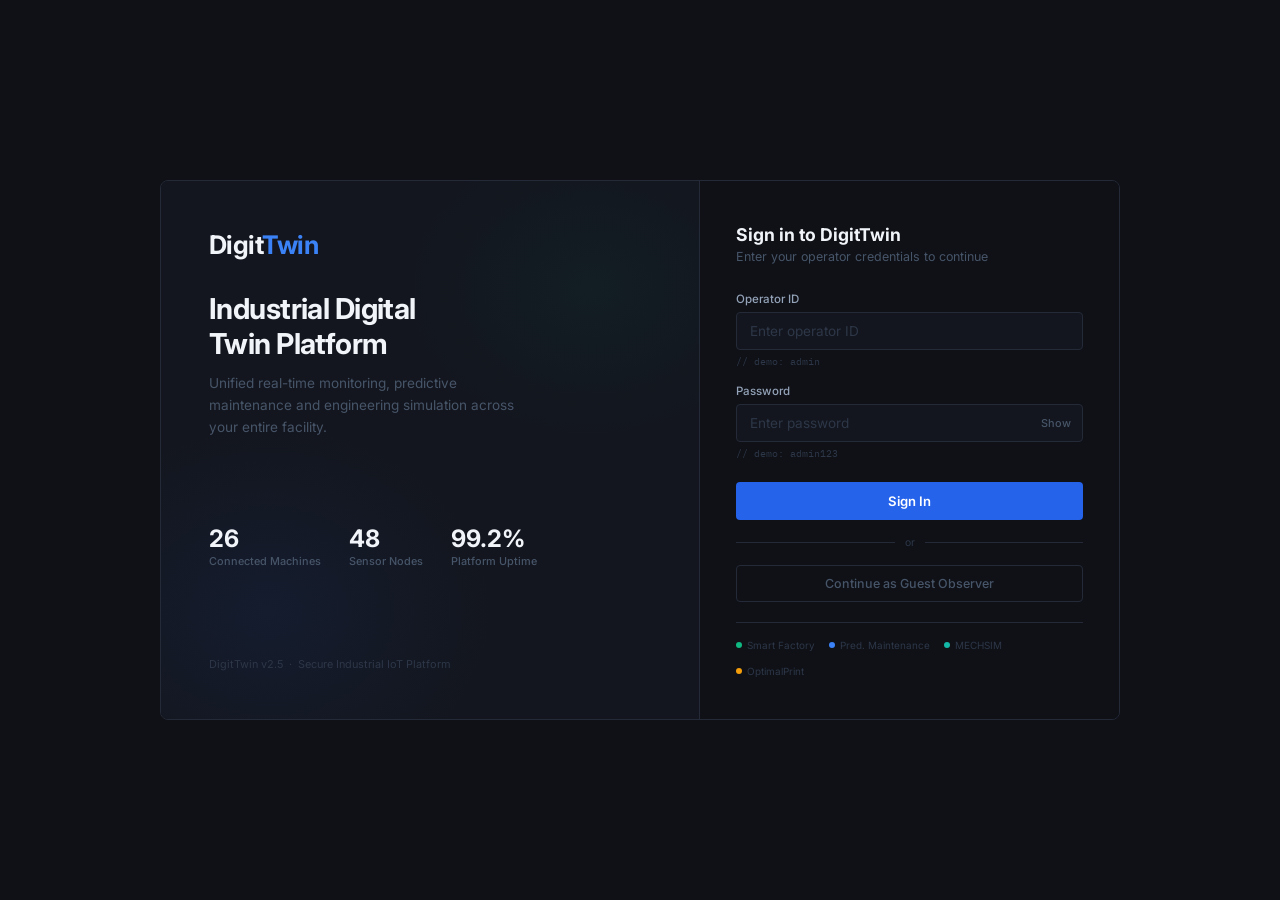
<file: index.html>
<!DOCTYPE html>
<html lang="en">
<head>
  <meta charset="UTF-8">
  <meta name="viewport" content="width=device-width, initial-scale=1.0">
  <title>DigitTwin — Sign In</title>
  <link rel="stylesheet" href="style.css">
  <style>
    body { display:flex; align-items:center; justify-content:center; min-height:100vh; background:var(--bg); }
    .login-shell { display:grid; grid-template-columns:1fr 420px; width:100%; max-width:960px; min-height:540px; border:1px solid var(--border); border-radius:8px; overflow:hidden; }
    .login-left { background:var(--bg2); padding:48px; display:flex; flex-direction:column; justify-content:space-between; position:relative; overflow:hidden; }
    .ll-bg { position:absolute; inset:0; background:radial-gradient(ellipse 60% 50% at 20% 80%, rgba(37,99,235,0.08) 0%, transparent 70%), radial-gradient(ellipse 50% 40% at 80% 20%, rgba(13,148,136,0.06) 0%, transparent 70%); }
    .ll-content { position:relative; z-index:1; }
    .ll-logo { font-size:1.6rem; font-weight:700; color:var(--t1); letter-spacing:-0.02em; margin-bottom:32px; }
    .ll-logo span { color:var(--blue-lt); }
    .ll-heading { font-size:1.8rem; font-weight:700; color:var(--t1); line-height:1.2; margin-bottom:12px; letter-spacing:-0.02em; }
    .ll-desc { font-size:0.85rem; color:var(--t3); line-height:1.6; max-width:320px; }
    .ll-stats { display:flex; gap:28px; position:relative; z-index:1; }
    .ll-stat-val { font-size:1.5rem; font-weight:700; color:var(--t1); line-height:1; margin-bottom:3px; }
    .ll-stat-lbl { font-size:0.68rem; color:var(--t3); font-weight:500; }
    .ll-footer { font-size:0.68rem; color:var(--t4); position:relative; z-index:1; }
    .login-right { background:var(--bg); padding:40px 36px; display:flex; flex-direction:column; justify-content:center; border-left:1px solid var(--border); }
    .lr-title { font-size:1.1rem; font-weight:700; color:var(--t1); margin-bottom:4px; }
    .lr-sub { font-size:0.78rem; color:var(--t3); margin-bottom:28px; }
    .form-field { margin-bottom:16px; }
    .form-label { display:block; font-size:0.72rem; font-weight:500; color:var(--t2); margin-bottom:6px; }
    .form-input { width:100%; padding:10px 13px; background:var(--bg2); border:1px solid var(--border); color:var(--t1); font-family:var(--font); font-size:0.85rem; border-radius:4px; outline:none; transition:border-color 0.15s; }
    .form-input:focus { border-color:var(--blue-lt); box-shadow:0 0 0 3px rgba(37,99,235,0.1); }
    .form-input::placeholder { color:var(--t4); }
    .form-hint { font-size:0.65rem; color:var(--t4); margin-top:4px; font-family:var(--mono); }
    .pw-wrap { position:relative; }
    .pw-toggle { position:absolute; right:12px; top:50%; transform:translateY(-50%); font-size:0.68rem; color:var(--t3); cursor:pointer; font-weight:500; }
    .pw-toggle:hover { color:var(--blue-lt); }
    .login-btn { width:100%; padding:11px; margin-top:6px; background:var(--blue); border:none; color:#fff; font-family:var(--font); font-size:0.82rem; font-weight:600; border-radius:4px; cursor:pointer; transition:background 0.15s; }
    .login-btn:hover { background:#1d4ed8; }
    .divider { display:flex; align-items:center; gap:10px; margin:16px 0; }
    .divider::before, .divider::after { content:''; flex:1; height:1px; background:var(--border); }
    .divider span { font-size:0.65rem; color:var(--t4); }
    .guest-btn { width:100%; padding:10px; background:transparent; border:1px solid var(--border); color:var(--t3); font-family:var(--font); font-size:0.78rem; font-weight:500; border-radius:4px; cursor:pointer; transition:all 0.15s; }
    .guest-btn:hover { border-color:var(--border2); color:var(--t2); background:var(--bg2); }
    .error-box { background:var(--red-glow); border:1px solid rgba(239,68,68,0.3); color:var(--red-lt); font-size:0.75rem; padding:9px 12px; border-radius:4px; margin-bottom:14px; display:none; }
    .error-box.show { display:block; }
    .status-row { display:flex; gap:14px; margin-top:20px; padding-top:16px; border-top:1px solid var(--border); flex-wrap:wrap; }
    .status-item { display:flex; align-items:center; gap:5px; font-size:0.62rem; color:var(--t4); }
  </style>
</head>
<body>
  <div class="login-shell fade-in">
    <div class="login-left">
      <div class="ll-bg"></div>
      <div class="ll-content">
        <div class="ll-logo">Digit<span>Twin</span></div>
        <div>
          <div class="ll-heading">Industrial Digital<br>Twin Platform</div>
          <div class="ll-desc">Unified real-time monitoring, predictive maintenance and engineering simulation across your entire facility.</div>
        </div>
      </div>
      <div class="ll-stats">
        <div><div class="ll-stat-val">26</div><div class="ll-stat-lbl">Connected Machines</div></div>
        <div><div class="ll-stat-val">48</div><div class="ll-stat-lbl">Sensor Nodes</div></div>
        <div><div class="ll-stat-val">99.2%</div><div class="ll-stat-lbl">Platform Uptime</div></div>
      </div>
      <div class="ll-footer">DigitTwin v2.5 &nbsp;·&nbsp; Secure Industrial IoT Platform</div>
    </div>
    <div class="login-right">
      <div class="lr-title">Sign in to DigitTwin</div>
      <div class="lr-sub">Enter your operator credentials to continue</div>
      <div class="error-box" id="errBox">Invalid credentials. Please try again.</div>
      <div class="form-field">
        <label class="form-label" for="uid">Operator ID</label>
        <input class="form-input" type="text" id="uid" placeholder="Enter operator ID" autocomplete="off">
        <div class="form-hint">// demo: admin</div>
      </div>
      <div class="form-field">
        <label class="form-label" for="pwd">Password</label>
        <div class="pw-wrap">
          <input class="form-input" type="password" id="pwd" placeholder="Enter password">
          <span class="pw-toggle" id="pwToggle" onclick="togglePw()">Show</span>
        </div>
        <div class="form-hint">// demo: admin123</div>
      </div>
      <button class="login-btn" onclick="doLogin()">Sign In</button>
      <div class="divider"><span>or</span></div>
      <button class="guest-btn" onclick="guestLogin()">Continue as Guest Observer</button>
      <div class="status-row">
        <div class="status-item"><span class="dot dot-pulse" style="background:var(--green-lt)"></span>Smart Factory</div>
        <div class="status-item"><span class="dot dot-pulse" style="background:var(--blue-lt)"></span>Pred. Maintenance</div>
        <div class="status-item"><span class="dot dot-pulse" style="background:var(--teal-lt)"></span>MECHSIM</div>
        <div class="status-item"><span class="dot dot-pulse" style="background:var(--amber-lt)"></span>OptimalPrint</div>
      </div>
    </div>
  </div>
  <script>
    document.addEventListener('keydown', e => { if(e.key==='Enter') doLogin(); });
    function togglePw() {
      const i=document.getElementById('pwd'), t=document.getElementById('pwToggle');
      i.type=i.type==='password'?'text':'password';
      t.textContent=i.type==='password'?'Show':'Hide';
    }
    function doLogin() {
      const u=document.getElementById('uid').value.trim();
      const p=document.getElementById('pwd').value.trim();
      const btn=document.querySelector('.login-btn');
      const err=document.getElementById('errBox');
      if((u==='admin'&&p==='admin123')||u==='observer'){
        btn.textContent='Signing in…'; btn.style.opacity='0.7';
        setTimeout(()=>window.location.href='loading.html',900);
      } else {
        err.classList.add('show');
        setTimeout(()=>err.classList.remove('show'),3000);
      }
    }
    function guestLogin() {
      document.getElementById('uid').value='observer';
      document.getElementById('pwd').value='guest';
      doLogin();
    }
  </script>
</body>
</html>
</file>
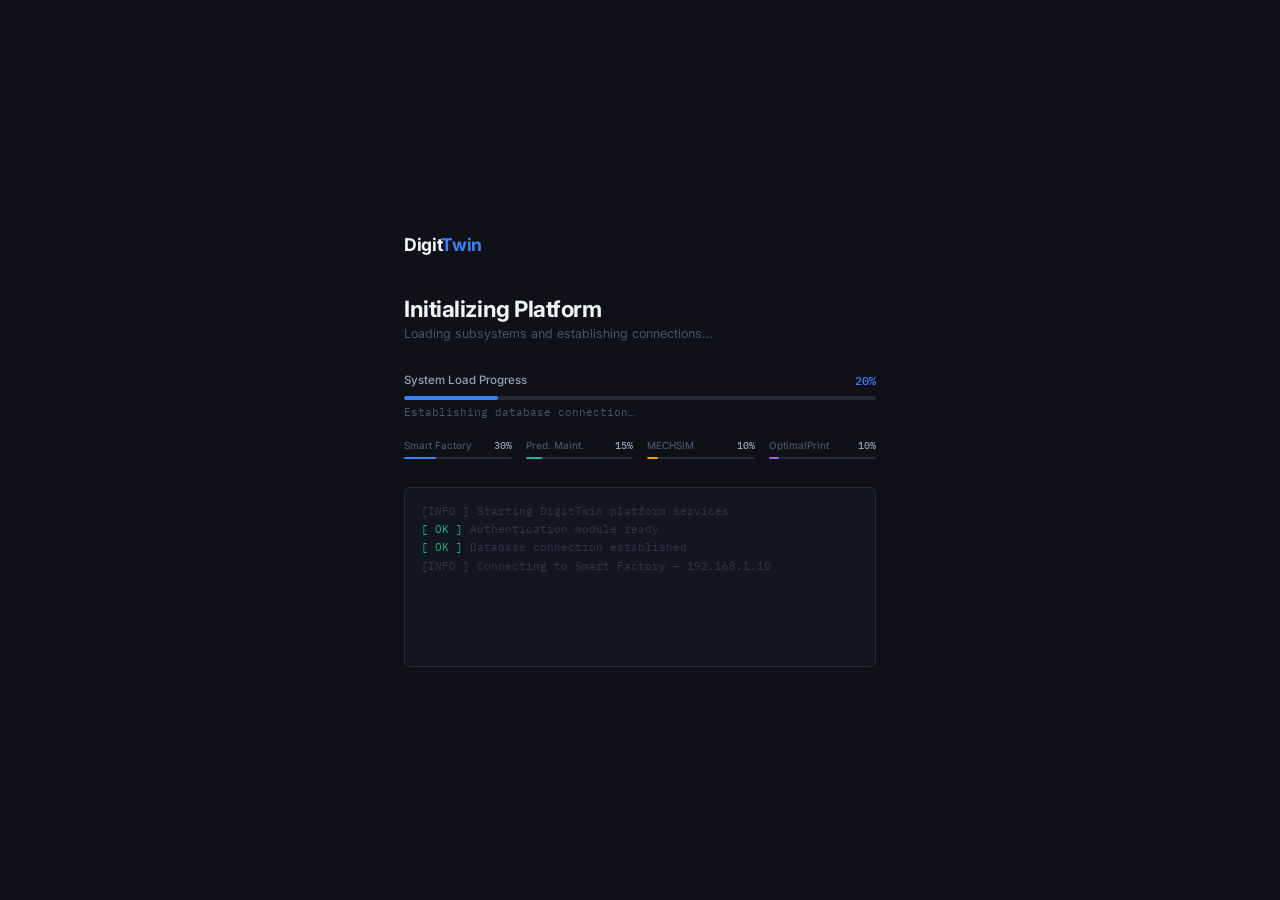
<file: loading.html>
<!DOCTYPE html>
<html lang="en">
<head>
  <meta charset="UTF-8">
  <meta name="viewport" content="width=device-width, initial-scale=1.0">
  <title>DigitTwin — Loading</title>
  <link rel="stylesheet" href="style.css">
  <style>
    body { display:flex; align-items:center; justify-content:center; min-height:100vh; }
    .load-wrap { width:100%; max-width:520px; padding:0 24px; }
    .load-logo { font-size:1.1rem; font-weight:700; color:var(--t1); letter-spacing:-0.02em; margin-bottom:40px; }
    .load-logo span { color:var(--blue-lt); }
    .load-title { font-size:1.4rem; font-weight:700; color:var(--t1); margin-bottom:4px; letter-spacing:-0.02em; }
    .load-sub { font-size:0.78rem; color:var(--t3); margin-bottom:32px; }
    .master-bar-wrap { margin-bottom:6px; }
    .mb-header { display:flex; justify-content:space-between; align-items:center; margin-bottom:8px; }
    .mb-label { font-size:0.72rem; font-weight:500; color:var(--t2); }
    .mb-pct { font-family:var(--mono); font-size:0.72rem; color:var(--blue-lt); font-weight:500; }
    .mb-track { height:4px; background:var(--border); border-radius:2px; overflow:hidden; }
    .mb-fill { height:100%; background:var(--blue-lt); border-radius:2px; width:0%; transition:width 0.4s ease; }
    .mb-task { font-size:0.68rem; color:var(--t3); font-family:var(--mono); margin-top:5px; min-height:1em; }
    .sub-bars { display:grid; grid-template-columns:1fr 1fr 1fr 1fr; gap:14px; margin-top:20px; margin-bottom:28px; }
    .sb-item {}
    .sb-name { font-size:0.62rem; font-weight:500; color:var(--t3); display:flex; justify-content:space-between; margin-bottom:5px; }
    .sb-name span { font-family:var(--mono); color:var(--t2); }
    .sb-track { height:2px; background:var(--border); border-radius:1px; overflow:hidden; }
    .sb-fill { height:100%; border-radius:1px; width:0%; transition:width 0.5s ease; }
    .sf-blue   { background:var(--blue-lt); }
    .sf-teal   { background:var(--teal-lt); }
    .sf-amber  { background:var(--amber-lt); }
    .sf-purple { background:#a855f7; }
    .log-box { background:var(--bg2); border:1px solid var(--border); border-radius:6px; padding:14px 16px; font-family:var(--mono); font-size:0.68rem; line-height:1.7; max-height:180px; overflow:hidden; }
    .log-line { color:var(--t4); opacity:0; transform:translateX(-4px); transition:all 0.3s ease; }
    .log-line.show { opacity:1; transform:none; }
    .log-line.ok   { color:var(--green-lt); }
    .log-line.warn { color:var(--amber-lt); }
    .log-line.info { color:var(--blue-lt); }
  </style>
</head>
<body>
  <div class="load-wrap fade-in">
    <div class="load-logo">Digit<span>Twin</span></div>
    <div class="load-title">Initializing Platform</div>
    <div class="load-sub">Loading subsystems and establishing connections…</div>

    <div class="master-bar-wrap">
      <div class="mb-header">
        <span class="mb-label">System Load Progress</span>
        <span class="mb-pct" id="mbPct">0%</span>
      </div>
      <div class="mb-track"><div class="mb-fill" id="mbFill"></div></div>
      <div class="mb-task" id="mbTask">Initializing…</div>
    </div>

    <div class="sub-bars">
      <div class="sb-item">
        <div class="sb-name">Smart Factory <span id="sf-p">0%</span></div>
        <div class="sb-track"><div class="sb-fill sf-blue" id="sfFill"></div></div>
      </div>
      <div class="sb-item">
        <div class="sb-name">Pred. Maint. <span id="pm-p">0%</span></div>
        <div class="sb-track"><div class="sb-fill sf-teal" id="pmFill"></div></div>
      </div>
      <div class="sb-item">
        <div class="sb-name">MECHSIM <span id="ms-p">0%</span></div>
        <div class="sb-track"><div class="sb-fill sf-amber" id="msFill"></div></div>
      </div>
      <div class="sb-item">
        <div class="sb-name">OptimalPrint <span id="op-p">0%</span></div>
        <div class="sb-track"><div class="sb-fill sf-purple" id="opFill"></div></div>
      </div>
    </div>

    <div class="log-box" id="logBox">
      <div class="log-line" id="l1"><span style="color:var(--t4)">[INFO ]</span> Starting DigitTwin platform services</div>
      <div class="log-line" id="l2"><span style="color:var(--green-lt)">[  OK ]</span> Authentication module ready</div>
      <div class="log-line" id="l3"><span style="color:var(--green-lt)">[  OK ]</span> Database connection established</div>
      <div class="log-line" id="l4"><span style="color:var(--t4)">[INFO ]</span> Connecting to Smart Factory — 192.168.1.10</div>
      <div class="log-line" id="l5"><span style="color:var(--green-lt)">[  OK ]</span> Smart Factory telemetry stream active (48 nodes)</div>
      <div class="log-line" id="l6"><span style="color:var(--t4)">[INFO ]</span> Loading predictive ML models — Isolation Forest v3.2</div>
      <div class="log-line" id="l7"><span style="color:var(--green-lt)">[  OK ]</span> ML models loaded — 96.4% accuracy</div>
      <div class="log-line" id="l8"><span style="color:var(--green-lt)">[  OK ]</span> MECHSIM engineering solver initialized</div>
      <div class="log-line" id="l9"><span style="color:var(--green-lt)">[  OK ]</span> OptimalPrint print scheduler connected</div>
      <div class="log-line" id="l10"><span style="color:var(--amber-lt)">[WARN ]</span> Sensor Node B4 — signal quality degraded (67%)</div>
      <div class="log-line" id="l11"><span style="color:var(--t4)">[INFO ]</span> Rendering 3D digital twin — WebGL context ready</div>
      <div class="log-line" id="l12"><span style="color:var(--green-lt)">[  OK ]</span> All systems nominal — launching dashboard</div>
    </div>
  </div>

  <script>
    const steps = [
      { t:0,    pct:0,   task:'Initializing core…',               sf:0,  pm:0,  ms:0,  op:0  },
      { t:400,  pct:8,   task:'Loading auth module…',             sf:15, pm:5,  ms:5,  op:5  },
      { t:900,  pct:20,  task:'Establishing database connection…', sf:30, pm:15, ms:10, op:10 },
      { t:1400, pct:34,  task:'Connecting to Smart Factory…',      sf:65, pm:25, ms:18, op:15 },
      { t:2000, pct:50,  task:'Loading ML models…',               sf:95, pm:60, ms:28, op:25 },
      { t:2600, pct:63,  task:'Initializing MECHSIM solver…',     sf:100,pm:78, ms:65, op:40 },
      { t:3100, pct:74,  task:'Connecting OptimalPrint…',         sf:100,pm:88, ms:82, op:75 },
      { t:3700, pct:86,  task:'Calibrating sensor network…',      sf:100,pm:96, ms:92, op:95 },
      { t:4300, pct:95,  task:'Rendering 3D twin mesh…',          sf:100,pm:100,ms:100,op:100 },
      { t:4800, pct:100, task:'All systems ready.',               sf:100,pm:100,ms:100,op:100 },
    ];

    const lines = [
      {id:'l1',t:150},{id:'l2',t:500},{id:'l3',t:900},
      {id:'l4',t:1300},{id:'l5',t:1800},{id:'l6',t:2100},
      {id:'l7',t:2700},{id:'l8',t:3000},{id:'l9',t:3200},
      {id:'l10',t:3600},{id:'l11',t:4000},{id:'l12',t:4700}
    ];

    steps.forEach(({t,pct,task,sf,pm,ms,op}) => setTimeout(() => {
      document.getElementById('mbFill').style.width  = pct+'%';
      document.getElementById('mbPct').textContent   = pct+'%';
      document.getElementById('mbTask').textContent  = task;
      document.getElementById('sfFill').style.width  = sf+'%';
      document.getElementById('pmFill').style.width  = pm+'%';
      document.getElementById('msFill').style.width  = ms+'%';
      document.getElementById('opFill').style.width  = op+'%';
      document.getElementById('sf-p').textContent    = sf+'%';
      document.getElementById('pm-p').textContent    = pm+'%';
      document.getElementById('ms-p').textContent    = ms+'%';
      document.getElementById('op-p').textContent    = op+'%';
    }, t));

    lines.forEach(({id,t}) => setTimeout(() => {
      document.getElementById(id)?.classList.add('show');
    }, t));

    setTimeout(() => window.location.href='dashboard.html', 5400);
  </script>
</body>
</html>
</file>
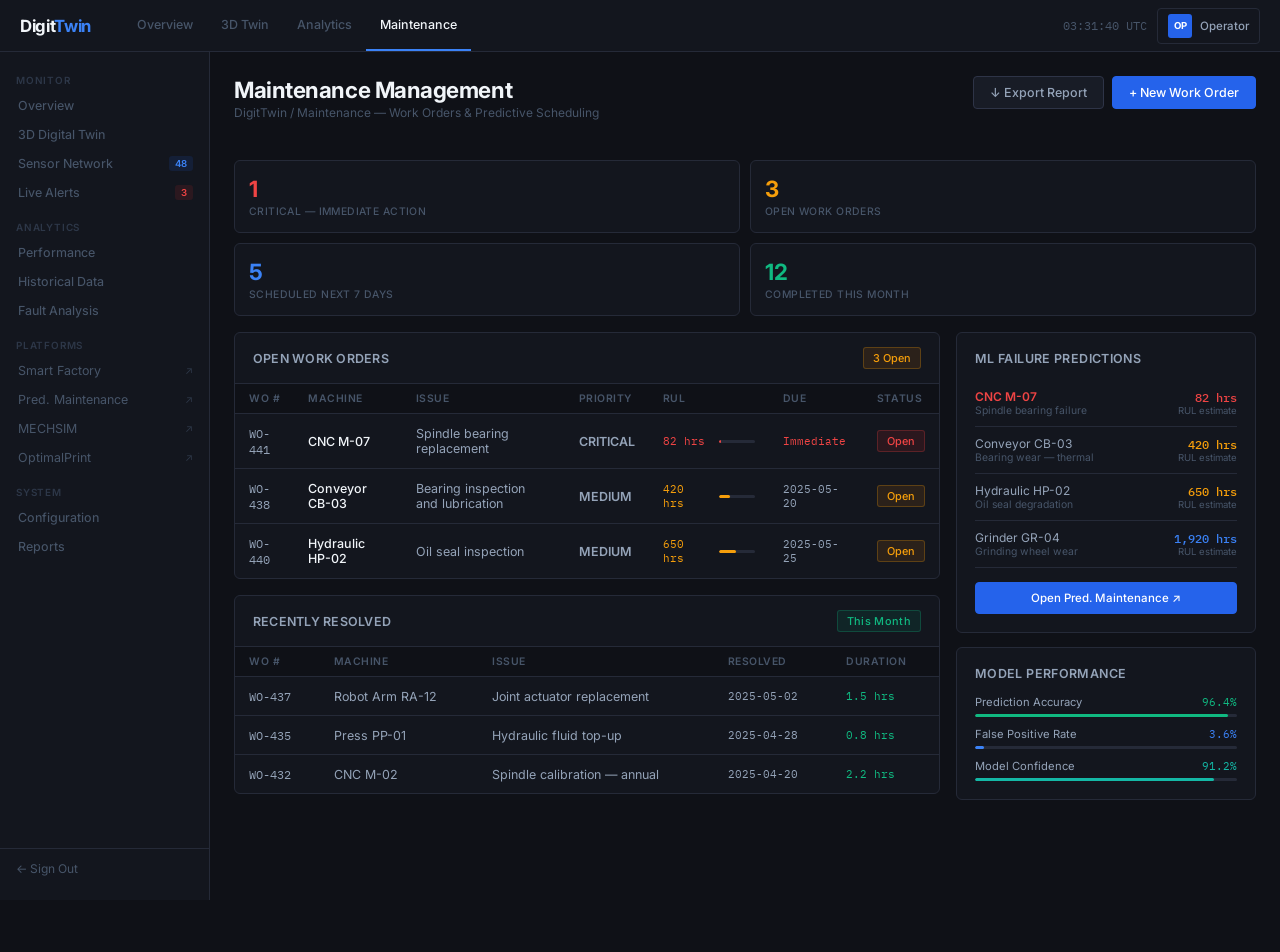
<file: maintenance.html>
<!DOCTYPE html>
<html lang="en">
<head>
  <meta charset="UTF-8"><meta name="viewport" content="width=device-width, initial-scale=1.0">
  <title>DigitTwin — Maintenance</title>
  <link rel="stylesheet" href="style.css">
  <style>
    .maint-grid { display:grid; grid-template-columns:1fr 300px; gap:16px; }
    .wo-table { width:100%; border-collapse:collapse; }
    .wo-table th { font-size:0.65rem; font-weight:600; color:var(--t3); text-transform:uppercase; letter-spacing:0.05em; padding:8px 14px; text-align:left; border-bottom:1px solid var(--border); background:var(--bg); }
    .wo-table td { padding:11px 14px; font-size:0.78rem; color:var(--t2); border-bottom:1px solid var(--border); vertical-align:middle; }
    .wo-table tr:last-child td { border-bottom:none; }
    .wo-table tr:hover td { background:rgba(255,255,255,0.018); }
    .wo-id { font-family:var(--mono); font-size:0.7rem; color:var(--t3); }
    .prio-high{color:var(--red-lt);font-weight:600;font-size:0.72rem;} .prio-med{color:var(--amber-lt);font-weight:600;font-size:0.72rem;} .prio-low{color:var(--green-lt);font-weight:600;font-size:0.72rem;}
    .rul-bar-cell { min-width:120px; }
    .ml-card { background:var(--bg2); border:1px solid var(--border); border-radius:6px; padding:18px; margin-bottom:14px; }
    .ml-title { font-size:0.78rem; font-weight:600; color:var(--t2); text-transform:uppercase; letter-spacing:0.03em; margin-bottom:14px; }
    .ml-item { display:flex; justify-content:space-between; align-items:center; padding:9px 0; border-bottom:1px solid var(--border); }
    .ml-item:last-child { border-bottom:none; }
    .ml-name { font-size:0.75rem; color:var(--t2); }
    .ml-val { font-family:var(--mono); font-size:0.72rem; font-weight:500; }
    .summary-cards { display:grid; grid-template-columns:1fr 1fr; gap:10px; margin-bottom:16px; }
    .sc { background:var(--bg2); border:1px solid var(--border); border-radius:6px; padding:14px; }
    .sc-val { font-size:1.4rem; font-weight:700; letter-spacing:-0.02em; margin-bottom:3px; }
    .sc-lbl { font-size:0.65rem; color:var(--t3); font-weight:500; text-transform:uppercase; letter-spacing:0.04em; }
  </style>
</head>
<body>
<nav class="topnav">
  <div class="nav-logo">Digit<span>Twin</span></div>
  <div class="nav-links">
    <a class="nav-link" href="dashboard.html">Overview</a>
    <a class="nav-link" href="twin.html">3D Twin</a>
    <a class="nav-link" href="analytics.html">Analytics</a>
    <a class="nav-link active" href="maintenance.html">Maintenance</a>
  </div>
  <div class="nav-right">
    <div class="nav-time" id="navClock">--:--:--</div>
    <div class="nav-user"><div class="user-av">OP</div><div class="user-nm">Operator</div></div>
  </div>
</nav>
<nav class="sidenav">
  <div class="side-section">
    <div class="side-label">Monitor</div>
    <a class="side-link" href="dashboard.html">Overview</a>
    <a class="side-link" href="twin.html">3D Digital Twin</a>
    <a class="side-link" href="sensors.html">Sensor Network <span class="side-chip sc-blue">48</span></a>
    <a class="side-link" href="alerts.html">Live Alerts <span class="side-chip sc-red">3</span></a>
  </div>
  <div class="side-section">
    <div class="side-label">Analytics</div>
    <a class="side-link" href="analytics.html">Performance</a>
    <a class="side-link" href="history.html">Historical Data</a>
    <a class="side-link" href="faults.html">Fault Analysis</a>
  </div>
  <div class="side-section">
    <div class="side-label">Platforms</div>
    <a class="side-ext" href="https://factoryonline-production.up.railway.app/" target="_blank">Smart Factory <span class="side-ext-icon">↗</span></a>
    <a class="side-ext" href="https://predictivemaintenance-91fu.onrender.com/" target="_blank">Pred. Maintenance <span class="side-ext-icon">↗</span></a>
    <a class="side-ext" href="https://mechsim.onrender.com/" target="_blank">MECHSIM <span class="side-ext-icon">↗</span></a>
    <a class="side-ext" href="https://optimalprint.onrender.com/" target="_blank">OptimalPrint <span class="side-ext-icon">↗</span></a>
  </div>
  <div class="side-section">
    <div class="side-label">System</div>
    <a class="side-link" href="settings.html">Configuration</a>
    <a class="side-link" href="reports.html">Reports</a>
  </div>
  <div class="side-bottom"><a class="side-logout" href="index.html">← Sign Out</a></div>
</nav>
<main class="main">
  <div style="display:flex;justify-content:space-between;align-items:flex-start;margin-bottom:20px;" class="fade-in">
    <div>
      <div class="page-title">Maintenance Management</div>
      <div class="page-sub">DigitTwin / Maintenance — Work Orders & Predictive Scheduling</div>
    </div>
    <div style="display:flex;gap:8px;">
      <button class="btn">↓ Export Report</button>
      <button class="btn btn-primary">+ New Work Order</button>
    </div>
  </div>
  <div class="summary-cards fade-in d1">
    <div class="sc"><div class="sc-val" style="color:var(--red-lt)">1</div><div class="sc-lbl">Critical — Immediate Action</div></div>
    <div class="sc"><div class="sc-val" style="color:var(--amber-lt)">3</div><div class="sc-lbl">Open Work Orders</div></div>
    <div class="sc"><div class="sc-val" style="color:var(--blue-lt)">5</div><div class="sc-lbl">Scheduled Next 7 Days</div></div>
    <div class="sc"><div class="sc-val" style="color:var(--green-lt)">12</div><div class="sc-lbl">Completed This Month</div></div>
  </div>
  <div class="maint-grid fade-in d2">
    <div>
      <div class="card" style="overflow:hidden;margin-bottom:16px;">
        <div class="card-header"><span class="card-title">Open Work Orders</span><span class="badge-amber">3 Open</span></div>
        <table class="wo-table">
          <thead><tr><th>WO #</th><th>Machine</th><th>Issue</th><th>Priority</th><th>RUL</th><th>Due</th><th>Status</th></tr></thead>
          <tbody>
            <tr><td class="wo-id">WO-441</td><td style="color:var(--t1);font-weight:500">CNC M-07</td><td>Spindle bearing replacement</td><td class="prio-high">CRITICAL</td><td class="rul-bar-cell"><div style="display:flex;align-items:center;gap:8px;"><span style="font-family:var(--mono);font-size:0.7rem;color:var(--red-lt);width:48px">82 hrs</span><div class="progress" style="flex:1"><div class="progress-bar pb-red" style="width:8%"></div></div></div></td><td style="color:var(--red-lt);font-family:var(--mono);font-size:0.7rem">Immediate</td><td><span class="badge-red">Open</span></td></tr>
            <tr><td class="wo-id">WO-438</td><td style="color:var(--t1);font-weight:500">Conveyor CB-03</td><td>Bearing inspection and lubrication</td><td class="prio-med">MEDIUM</td><td class="rul-bar-cell"><div style="display:flex;align-items:center;gap:8px;"><span style="font-family:var(--mono);font-size:0.7rem;color:var(--amber-lt);width:48px">420 hrs</span><div class="progress" style="flex:1"><div class="progress-bar pb-amber" style="width:32%"></div></div></div></td><td style="font-family:var(--mono);font-size:0.7rem;color:var(--t2)">2025-05-20</td><td><span class="badge-amber">Open</span></td></tr>
            <tr><td class="wo-id">WO-440</td><td style="color:var(--t1);font-weight:500">Hydraulic HP-02</td><td>Oil seal inspection</td><td class="prio-med">MEDIUM</td><td class="rul-bar-cell"><div style="display:flex;align-items:center;gap:8px;"><span style="font-family:var(--mono);font-size:0.7rem;color:var(--amber-lt);width:48px">650 hrs</span><div class="progress" style="flex:1"><div class="progress-bar pb-amber" style="width:48%"></div></div></div></td><td style="font-family:var(--mono);font-size:0.7rem;color:var(--t2)">2025-05-25</td><td><span class="badge-amber">Open</span></td></tr>
          </tbody>
        </table>
      </div>
      <div class="card" style="overflow:hidden;">
        <div class="card-header"><span class="card-title">Recently Resolved</span><span class="badge-green">This Month</span></div>
        <table class="wo-table">
          <thead><tr><th>WO #</th><th>Machine</th><th>Issue</th><th>Resolved</th><th>Duration</th></tr></thead>
          <tbody>
            <tr><td class="wo-id">WO-437</td><td>Robot Arm RA-12</td><td>Joint actuator replacement</td><td style="font-family:var(--mono);font-size:0.7rem">2025-05-02</td><td style="font-family:var(--mono);font-size:0.7rem;color:var(--green-lt)">1.5 hrs</td></tr>
            <tr><td class="wo-id">WO-435</td><td>Press PP-01</td><td>Hydraulic fluid top-up</td><td style="font-family:var(--mono);font-size:0.7rem">2025-04-28</td><td style="font-family:var(--mono);font-size:0.7rem;color:var(--green-lt)">0.8 hrs</td></tr>
            <tr><td class="wo-id">WO-432</td><td>CNC M-02</td><td>Spindle calibration — annual</td><td style="font-family:var(--mono);font-size:0.7rem">2025-04-20</td><td style="font-family:var(--mono);font-size:0.7rem;color:var(--green-lt)">2.2 hrs</td></tr>
          </tbody>
        </table>
      </div>
    </div>
    <div>
      <div class="ml-card">
        <div class="ml-title">ML Failure Predictions</div>
        <div class="ml-item"><div><div class="ml-name" style="color:var(--red-lt);font-weight:600">CNC M-07</div><div style="font-size:0.65rem;color:var(--t3)">Spindle bearing failure</div></div><div style="text-align:right;"><div class="ml-val" style="color:var(--red-lt)">82 hrs</div><div style="font-size:0.6rem;color:var(--t3)">RUL estimate</div></div></div>
        <div class="ml-item"><div><div class="ml-name">Conveyor CB-03</div><div style="font-size:0.65rem;color:var(--t3)">Bearing wear — thermal</div></div><div style="text-align:right;"><div class="ml-val" style="color:var(--amber-lt)">420 hrs</div><div style="font-size:0.6rem;color:var(--t3)">RUL estimate</div></div></div>
        <div class="ml-item"><div><div class="ml-name">Hydraulic HP-02</div><div style="font-size:0.65rem;color:var(--t3)">Oil seal degradation</div></div><div style="text-align:right;"><div class="ml-val" style="color:var(--amber-lt)">650 hrs</div><div style="font-size:0.6rem;color:var(--t3)">RUL estimate</div></div></div>
        <div class="ml-item"><div><div class="ml-name">Grinder GR-04</div><div style="font-size:0.65rem;color:var(--t3)">Grinding wheel wear</div></div><div style="text-align:right;"><div class="ml-val" style="color:var(--blue-lt)">1,920 hrs</div><div style="font-size:0.6rem;color:var(--t3)">RUL estimate</div></div></div>
        <div style="margin-top:14px;"><a href="https://predictivemaintenance-91fu.onrender.com/" target="_blank" class="btn btn-primary" style="width:100%;justify-content:center;font-size:0.72rem;">Open Pred. Maintenance ↗</a></div>
      </div>
      <div class="ml-card">
        <div class="ml-title">Model Performance</div>
        <div style="margin-bottom:10px;"><div style="display:flex;justify-content:space-between;margin-bottom:5px;"><span style="font-size:0.7rem;color:var(--t2)">Prediction Accuracy</span><span style="font-family:var(--mono);font-size:0.7rem;color:var(--green-lt)">96.4%</span></div><div class="progress"><div class="progress-bar pb-green" style="width:96.4%"></div></div></div>
        <div style="margin-bottom:10px;"><div style="display:flex;justify-content:space-between;margin-bottom:5px;"><span style="font-size:0.7rem;color:var(--t2)">False Positive Rate</span><span style="font-family:var(--mono);font-size:0.7rem;color:var(--blue-lt)">3.6%</span></div><div class="progress"><div class="progress-bar pb-blue" style="width:3.6%"></div></div></div>
        <div><div style="display:flex;justify-content:space-between;margin-bottom:5px;"><span style="font-size:0.7rem;color:var(--t2)">Model Confidence</span><span style="font-family:var(--mono);font-size:0.7rem;color:var(--teal-lt)">91.2%</span></div><div class="progress"><div class="progress-bar" style="width:91.2%;background:var(--teal-lt)"></div></div></div>
      </div>
    </div>
  </div>
</main>
<script>
  setInterval(()=>document.getElementById('navClock').textContent=new Date().toTimeString().slice(0,8)+' UTC',1000);
</script>
</body>
</html>
</file>
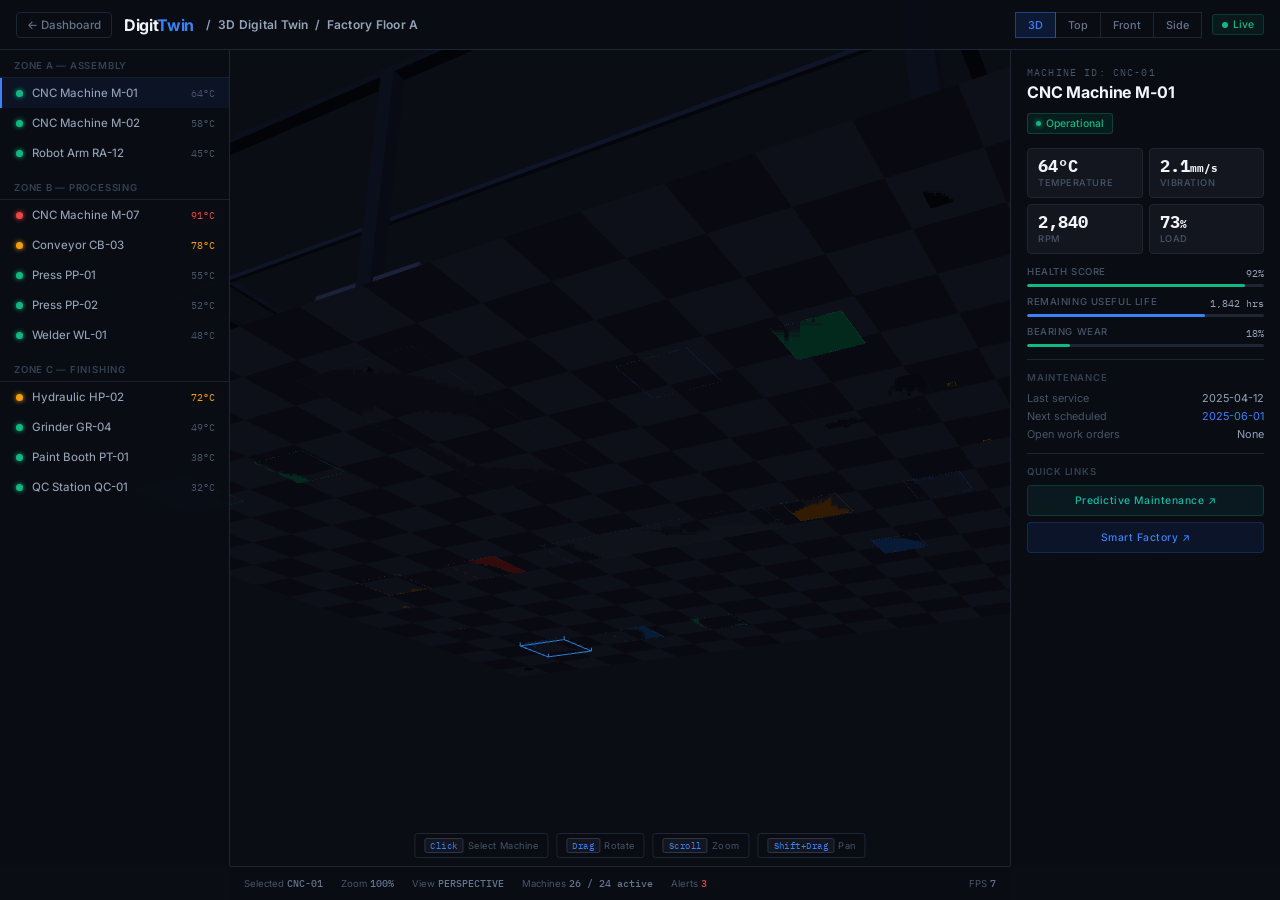
<file: twin.html>
<!DOCTYPE html>
<html lang="en">
<head>
<meta charset="UTF-8">
<meta name="viewport" content="width=device-width, initial-scale=1.0">
<title>DigitTwin — 3D Digital Twin</title>
<link rel="stylesheet" href="style.css">
<style>
* { margin:0; padding:0; box-sizing:border-box; }
body { overflow:hidden; background:#0a0d14; font-family:'Inter',system-ui,sans-serif; }
#c { position:fixed; inset:0; width:100%; height:100%; display:block; z-index:1; cursor:crosshair; }

/* TOP BAR */
.tb { position:fixed; top:0; left:0; right:0; height:50px; background:rgba(10,13,20,0.96); border-bottom:1px solid #1e2535; display:flex; align-items:center; padding:0 16px; gap:12px; z-index:200; }
.tb-back { display:flex; align-items:center; gap:6px; font-size:0.72rem; font-weight:500; color:#64748b; text-decoration:none; padding:5px 10px; border:1px solid #1e2535; border-radius:4px; transition:all 0.15s; }
.tb-back:hover { color:#94a3b8; border-color:#2e3447; }
.tb-logo { font-size:1rem; font-weight:700; color:#f1f5f9; letter-spacing:-0.02em; }
.tb-logo span { color:#3b82f6; }
.tb-title { font-size:0.75rem; font-weight:600; color:#94a3b8; letter-spacing:0.02em; white-space:nowrap; }
.tb-right { margin-left:auto; display:flex; align-items:center; gap:10px; }
.view-btns { display:flex; }
.vb { padding:5px 12px; background:transparent; border:1px solid #1e2535; color:#64748b; font-size:0.68rem; font-weight:500; cursor:pointer; transition:all 0.15s; margin-left:-1px; font-family:inherit; }
.vb:hover { color:#94a3b8; }
.vb.on { background:rgba(37,99,235,0.15); color:#3b82f6; border-color:rgba(59,130,246,0.4); z-index:1; }
.live-pill { display:flex; align-items:center; gap:5px; padding:3px 9px; background:rgba(5,150,105,0.1); border:1px solid rgba(16,185,129,0.2); border-radius:3px; font-size:0.65rem; font-weight:500; color:#10b981; }
.live-dot { width:6px; height:6px; border-radius:50%; background:#10b981; animation:dp 2s infinite; }
@keyframes dp { 0%,100%{opacity:1}50%{opacity:.3} }

/* LEFT PANEL */
.lp { position:fixed; top:50px; left:0; bottom:34px; width:230px; background:rgba(10,13,20,0.94); border-right:1px solid #1e2535; z-index:100; overflow-y:auto; }
.lp::-webkit-scrollbar{width:3px;} .lp::-webkit-scrollbar-thumb{background:#1e2535;border-radius:2px;}
.zone-hd { padding:10px 14px 6px; font-size:0.6rem; font-weight:600; color:#334155; text-transform:uppercase; letter-spacing:0.08em; border-bottom:1px solid #1a2030; }
.mi { display:flex; align-items:center; gap:9px; padding:8px 14px; cursor:pointer; border-left:2px solid transparent; transition:all 0.12s; }
.mi:hover { background:rgba(255,255,255,0.025); }
.mi.sel { background:rgba(37,99,235,0.08); border-left-color:#3b82f6; }
.msd { width:7px; height:7px; border-radius:50%; flex-shrink:0; }
.ok   { background:#10b981; box-shadow:0 0 5px #10b981; }
.warn { background:#f59e0b; box-shadow:0 0 5px #f59e0b; animation:dp 2s infinite; }
.crit { background:#ef4444; box-shadow:0 0 5px #ef4444; animation:dp 1s infinite; }
.mn { font-size:0.72rem; font-weight:450; color:#94a3b8; flex:1; }
.mt { font-size:0.65rem; color:#475569; font-family:'IBM Plex Mono',monospace; }

/* RIGHT PANEL */
.rp { position:fixed; top:50px; right:0; bottom:34px; width:270px; background:rgba(10,13,20,0.94); border-left:1px solid #1e2535; z-index:100; overflow-y:auto; padding:16px; }
.rp::-webkit-scrollbar{width:3px;} .rp::-webkit-scrollbar-thumb{background:#1e2535;border-radius:2px;}
.rp-id { font-size:0.6rem; color:#475569; letter-spacing:0.12em; text-transform:uppercase; margin-bottom:3px; font-family:'IBM Plex Mono',monospace; }
.rp-name { font-size:1rem; font-weight:700; color:#f1f5f9; margin-bottom:8px; letter-spacing:-0.01em; }
.st-badge { display:inline-flex; align-items:center; gap:5px; padding:3px 8px; border-radius:3px; font-size:0.65rem; font-weight:500; margin-bottom:14px; }
.st-ok   { background:rgba(5,150,105,.12); border:1px solid rgba(16,185,129,.25); color:#10b981; }
.st-warn { background:rgba(217,119,6,.12); border:1px solid rgba(245,158,11,.25); color:#f59e0b; }
.st-crit { background:rgba(220,38,38,.12); border:1px solid rgba(239,68,68,.25); color:#ef4444; }
.mg { display:grid; grid-template-columns:1fr 1fr; gap:6px; margin-bottom:12px; }
.mb { background:#13161e; border:1px solid #1e2535; border-radius:4px; padding:9px 10px; transition:border-color 0.3s; }
.mb.flash { border-color:#3b82f6; }
.mv { font-size:1.05rem; font-weight:700; color:#f1f5f9; line-height:1; margin-bottom:2px; font-family:'IBM Plex Mono',monospace; }
.ml { font-size:0.58rem; font-weight:500; color:#475569; text-transform:uppercase; letter-spacing:0.06em; }
.bw { margin-bottom:9px; }
.bh { display:flex; justify-content:space-between; margin-bottom:4px; }
.bl { font-size:0.6rem; font-weight:500; color:#475569; text-transform:uppercase; letter-spacing:0.06em; }
.bv { font-size:0.65rem; color:#94a3b8; font-family:'IBM Plex Mono',monospace; }
.bt { height:3px; background:#1e2535; border-radius:2px; overflow:hidden; }
.bf { height:100%; border-radius:2px; transition:width 0.8s ease; }
.bf-g{background:#10b981;} .bf-b{background:#3b82f6;} .bf-a{background:#f59e0b;} .bf-r{background:#ef4444;}
.sec-title { font-size:0.6rem; font-weight:600; color:#334155; text-transform:uppercase; letter-spacing:0.08em; padding-top:12px; margin-top:12px; border-top:1px solid #1e2535; margin-bottom:8px; }
.info-row { display:flex; justify-content:space-between; font-size:0.68rem; color:#475569; margin-bottom:4px; }
.info-row span { color:#94a3b8; }
.ext-a { display:block; text-align:center; padding:8px; font-size:0.65rem; font-weight:500; letter-spacing:0.05em; text-decoration:none; border-radius:4px; margin-bottom:6px; transition:all 0.15s; }
.ext-pred { background:rgba(13,148,136,.1); border:1px solid rgba(20,184,166,.2); color:#14b8a6; }
.ext-pred:hover { background:rgba(13,148,136,.2); }
.ext-sf { background:rgba(37,99,235,.1); border:1px solid rgba(59,130,246,.2); color:#3b82f6; }
.ext-sf:hover { background:rgba(37,99,235,.2); }

/* CLICK TOOLTIP — floats near cursor */
.tooltip3d {
  position:fixed; z-index:300; pointer-events:none;
  background:rgba(10,13,20,0.95); border:1px solid #2e3447;
  border-radius:5px; padding:8px 12px; font-size:0.72rem;
  color:#f1f5f9; font-family:'Inter',sans-serif;
  box-shadow:0 4px 20px rgba(0,0,0,0.4);
  opacity:0; transition:opacity 0.2s;
  white-space:nowrap; min-width:160px;
}
.tooltip3d.show { opacity:1; }
.tt-name { font-weight:700; margin-bottom:4px; font-size:0.78rem; }
.tt-row { display:flex; justify-content:space-between; gap:16px; font-size:0.65rem; color:#94a3b8; margin-bottom:2px; }
.tt-row span { color:#f1f5f9; font-family:'IBM Plex Mono',monospace; }
.tt-status { margin-top:5px; font-size:0.6rem; font-weight:600; padding:2px 6px; border-radius:3px; display:inline-block; }
.tt-ok   { background:rgba(5,150,105,.15); color:#10b981; }
.tt-warn { background:rgba(217,119,6,.15);  color:#f59e0b; }
.tt-crit { background:rgba(220,38,38,.15);  color:#ef4444; }

/* CLICK RIPPLE */
.ripple {
  position:fixed; pointer-events:none; z-index:299;
  width:40px; height:40px; border-radius:50%;
  border:2px solid #3b82f6; transform:translate(-50%,-50%) scale(0);
  animation:rippleAnim 0.5s ease-out forwards;
}
@keyframes rippleAnim {
  0%  { transform:translate(-50%,-50%) scale(0); opacity:1; }
  100%{ transform:translate(-50%,-50%) scale(2.5); opacity:0; }
}

/* BOTTOM BAR */
.bb { position:fixed; bottom:0; left:230px; right:270px; height:34px; background:rgba(10,13,20,0.96); border-top:1px solid #1e2535; display:flex; align-items:center; padding:0 14px; gap:18px; z-index:200; }
.bs { font-size:0.6rem; color:#475569; }
.bs b { color:#64748b; font-weight:500; font-family:'IBM Plex Mono',monospace; }
.bs-r b { color:#ef4444; }

/* CONTROLS HINT */
.ch { position:fixed; bottom:42px; left:50%; transform:translateX(-50%); display:flex; gap:8px; z-index:150; pointer-events:none; }
.ck { display:flex; align-items:center; gap:4px; background:rgba(10,13,20,0.88); border:1px solid #1e2535; padding:4px 9px; border-radius:3px; font-size:0.58rem; color:#475569; letter-spacing:0.05em; }
.ck kbd { background:#13161e; border:1px solid #2e3447; padding:1px 5px; border-radius:2px; font-size:0.55rem; color:#3b82f6; font-family:'IBM Plex Mono',monospace; }

/* HOVER CURSOR LABEL */
.hover-label {
  position:fixed; z-index:299; pointer-events:none;
  background:rgba(10,13,20,0.9); border:1px solid #1e2535;
  border-radius:3px; padding:4px 8px;
  font-size:0.65rem; color:#94a3b8; font-family:'Inter',sans-serif;
  opacity:0; transition:opacity 0.15s; white-space:nowrap;
}
.hover-label.show { opacity:1; }
</style>
</head>
<body>
<canvas id="c"></canvas>

<!-- FLOATING TOOLTIP -->
<div class="tooltip3d" id="tt">
  <div class="tt-name" id="ttName">—</div>
  <div class="tt-row">Temp <span id="ttTemp">—</span></div>
  <div class="tt-row">Vibration <span id="ttVib">—</span></div>
  <div class="tt-row">Load <span id="ttLoad">—</span></div>
  <div class="tt-row">Health <span id="ttHealth">—</span></div>
  <div class="tt-status" id="ttSt">—</div>
</div>

<!-- HOVER LABEL -->
<div class="hover-label" id="hoverLabel"></div>

<!-- TOP BAR -->
<div class="tb">
  <a href="dashboard.html" class="tb-back">← Dashboard</a>
  <div class="tb-logo">Digit<span>Twin</span></div>
  <div class="tb-title">/ &nbsp;3D Digital Twin &nbsp;/ &nbsp;Factory Floor A</div>
  <div class="tb-right">
    <div class="view-btns">
      <button class="vb on"  onclick="snapView('persp',this)">3D</button>
      <button class="vb"     onclick="snapView('top',this)">Top</button>
      <button class="vb"     onclick="snapView('front',this)">Front</button>
      <button class="vb"     onclick="snapView('side',this)">Side</button>
    </div>
    <div class="live-pill"><div class="live-dot"></div>Live</div>
  </div>
</div>

<!-- LEFT PANEL -->
<div class="lp">
  <div class="zone-hd">Zone A — Assembly</div>
  <div class="mi sel" id="li-CNC-01" onclick="pickFromList(this,'CNC-01')"><div class="msd ok"></div><div class="mn">CNC Machine M-01</div><div class="mt">64°C</div></div>
  <div class="mi" id="li-CNC-02"     onclick="pickFromList(this,'CNC-02')"><div class="msd ok"></div><div class="mn">CNC Machine M-02</div><div class="mt">58°C</div></div>
  <div class="mi" id="li-RA-12"      onclick="pickFromList(this,'RA-12')" ><div class="msd ok"></div><div class="mn">Robot Arm RA-12</div><div class="mt">45°C</div></div>
  <div class="zone-hd" style="margin-top:4px">Zone B — Processing</div>
  <div class="mi" id="li-M-07"  onclick="pickFromList(this,'M-07')" ><div class="msd crit"></div><div class="mn">CNC Machine M-07</div><div class="mt" style="color:#ef4444">91°C</div></div>
  <div class="mi" id="li-CB-03" onclick="pickFromList(this,'CB-03')"><div class="msd warn"></div><div class="mn">Conveyor CB-03</div><div class="mt" style="color:#f59e0b">78°C</div></div>
  <div class="mi" id="li-PP-01" onclick="pickFromList(this,'PP-01')"><div class="msd ok"></div><div class="mn">Press PP-01</div><div class="mt">55°C</div></div>
  <div class="mi" id="li-PP-02" onclick="pickFromList(this,'PP-02')"><div class="msd ok"></div><div class="mn">Press PP-02</div><div class="mt">52°C</div></div>
  <div class="mi" id="li-WL-01" onclick="pickFromList(this,'WL-01')"><div class="msd ok"></div><div class="mn">Welder WL-01</div><div class="mt">48°C</div></div>
  <div class="zone-hd" style="margin-top:4px">Zone C — Finishing</div>
  <div class="mi" id="li-HP-02" onclick="pickFromList(this,'HP-02')"><div class="msd warn"></div><div class="mn">Hydraulic HP-02</div><div class="mt" style="color:#f59e0b">72°C</div></div>
  <div class="mi" id="li-GR-04" onclick="pickFromList(this,'GR-04')"><div class="msd ok"></div><div class="mn">Grinder GR-04</div><div class="mt">49°C</div></div>
  <div class="mi" id="li-PT-01" onclick="pickFromList(this,'PT-01')"><div class="msd ok"></div><div class="mn">Paint Booth PT-01</div><div class="mt">38°C</div></div>
  <div class="mi" id="li-QC-01" onclick="pickFromList(this,'QC-01')"><div class="msd ok"></div><div class="mn">QC Station QC-01</div><div class="mt">32°C</div></div>
</div>

<!-- RIGHT PANEL -->
<div class="rp">
  <div class="rp-id"   id="rpId">MACHINE ID: CNC-01</div>
  <div class="rp-name" id="rpName">CNC Machine M-01</div>
  <div class="st-badge st-ok" id="rpSt"><div class="msd ok" style="width:5px;height:5px"></div>Operational</div>
  <div class="mg">
    <div class="mb" id="mb-temp"><div class="mv" id="rpTemp">64°C</div><div class="ml">Temperature</div></div>
    <div class="mb" id="mb-vib"><div class="mv" id="rpVib">2.1<span style="font-size:.7rem">mm/s</span></div><div class="ml">Vibration</div></div>
    <div class="mb" id="mb-rpm"><div class="mv" id="rpRpm">2,840</div><div class="ml">RPM</div></div>
    <div class="mb" id="mb-load"><div class="mv" id="rpLoad">73<span style="font-size:.7rem">%</span></div><div class="ml">Load</div></div>
  </div>
  <div class="bw">
    <div class="bh"><span class="bl">Health Score</span><span class="bv" id="rpHv">92%</span></div>
    <div class="bt"><div class="bf bf-g" id="rpHb" style="width:92%"></div></div>
  </div>
  <div class="bw">
    <div class="bh"><span class="bl">Remaining Useful Life</span><span class="bv" id="rpRv">1,842 hrs</span></div>
    <div class="bt"><div class="bf bf-b" id="rpRb" style="width:75%"></div></div>
  </div>
  <div class="bw">
    <div class="bh"><span class="bl">Bearing Wear</span><span class="bv" id="rpWv">18%</span></div>
    <div class="bt"><div class="bf bf-g" id="rpWb" style="width:18%"></div></div>
  </div>
  <div class="sec-title">Maintenance</div>
  <div class="info-row">Last service <span id="rpLast">2025-04-12</span></div>
  <div class="info-row">Next scheduled <span id="rpNext" style="color:#3b82f6">2025-06-01</span></div>
  <div class="info-row">Open work orders <span id="rpWo">None</span></div>
  <div class="sec-title">Quick Links</div>
  <a href="https://predictivemaintenance-91fu.onrender.com/" target="_blank" class="ext-a ext-pred">Predictive Maintenance ↗</a>
  <a href="https://factoryonline-production.up.railway.app/"  target="_blank" class="ext-a ext-sf">Smart Factory ↗</a>
</div>

<!-- CONTROLS -->
<div class="ch">
  <div class="ck"><kbd>Click</kbd>Select Machine</div>
  <div class="ck"><kbd>Drag</kbd>Rotate</div>
  <div class="ck"><kbd>Scroll</kbd>Zoom</div>
  <div class="ck"><kbd>Shift+Drag</kbd>Pan</div>
</div>

<!-- BOTTOM BAR -->
<div class="bb">
  <div class="bs">Selected <b id="bbSel">CNC-01</b></div>
  <div class="bs">Zoom <b id="bbZoom">100%</b></div>
  <div class="bs">View <b id="bbView">PERSPECTIVE</b></div>
  <div class="bs">Machines <b>26 / 24 active</b></div>
  <div class="bs bs-r">Alerts <b>3</b></div>
  <div class="bs" style="margin-left:auto">FPS <b id="bbFps">--</b></div>
</div>

<script>
// ── MACHINE DATA ──────────────────────────────────────────────
const MD = {
  'CNC-01':{ name:'CNC Machine M-01', st:'ok',   temp:'64°C', vib:'2.1',  rpm:'2,840', load:'73', h:92,rl:75,w:18, rv:'1,842 hrs',wc:'bf-g',hc:'bf-g',last:'2025-04-12',next:'2025-06-01',wo:'None' },
  'CNC-02':{ name:'CNC Machine M-02', st:'ok',   temp:'58°C', vib:'1.8',  rpm:'2,910', load:'68', h:95,rl:82,w:12, rv:'2,100 hrs',wc:'bf-g',hc:'bf-g',last:'2025-03-20',next:'2025-06-15',wo:'None' },
  'RA-12': { name:'Robot Arm RA-12',  st:'ok',   temp:'45°C', vib:'0.4',  rpm:'180',   load:'42', h:98,rl:91,w:5,  rv:'3,200 hrs',wc:'bf-g',hc:'bf-g',last:'2025-04-01',next:'2025-07-01',wo:'None' },
  'M-07':  { name:'CNC Machine M-07', st:'crit', temp:'91°C', vib:'12.4', rpm:'3,100', load:'98', h:31,rl:12,w:78, rv:'82 hrs',   wc:'bf-r',hc:'bf-r',last:'2025-02-10',next:'IMMEDIATE',  wo:'WO-441 OPEN' },
  'CB-03': { name:'Conveyor CB-03',   st:'warn', temp:'78°C', vib:'5.2',  rpm:'450',   load:'87', h:62,rl:28,w:45, rv:'420 hrs',  wc:'bf-a',hc:'bf-a',last:'2025-03-05',next:'2025-05-20',wo:'WO-438' },
  'PP-01': { name:'Press PP-01',      st:'ok',   temp:'55°C', vib:'3.1',  rpm:'60',    load:'55', h:88,rl:65,w:22, rv:'1,550 hrs',wc:'bf-g',hc:'bf-g',last:'2025-04-08',next:'2025-06-20',wo:'None' },
  'PP-02': { name:'Press PP-02',      st:'ok',   temp:'52°C', vib:'2.8',  rpm:'60',    load:'51', h:91,rl:70,w:18, rv:'1,700 hrs',wc:'bf-g',hc:'bf-g',last:'2025-04-10',next:'2025-06-25',wo:'None' },
  'WL-01': { name:'Welder WL-01',     st:'ok',   temp:'48°C', vib:'1.2',  rpm:'0',     load:'44', h:94,rl:80,w:10, rv:'2,400 hrs',wc:'bf-g',hc:'bf-g',last:'2025-03-28',next:'2025-07-05',wo:'None' },
  'HP-02': { name:'Hydraulic HP-02',  st:'warn', temp:'72°C', vib:'4.8',  rpm:'1,200', load:'82', h:71,rl:40,w:38, rv:'650 hrs',  wc:'bf-a',hc:'bf-a',last:'2025-03-15',next:'2025-05-25',wo:'WO-440' },
  'GR-04': { name:'Grinder GR-04',    st:'ok',   temp:'49°C', vib:'2.6',  rpm:'1,800', load:'61', h:90,rl:70,w:15, rv:'1,920 hrs',wc:'bf-g',hc:'bf-g',last:'2025-04-05',next:'2025-07-01',wo:'None' },
  'PT-01': { name:'Paint Booth PT-01',st:'ok',   temp:'38°C', vib:'0.8',  rpm:'200',   load:'35', h:96,rl:88,w:8,  rv:'2,800 hrs',wc:'bf-g',hc:'bf-g',last:'2025-04-15',next:'2025-08-01',wo:'None' },
  'QC-01': { name:'QC Station QC-01', st:'ok',   temp:'32°C', vib:'0.3',  rpm:'0',     load:'22', h:99,rl:95,w:3,  rv:'4,000 hrs',wc:'bf-g',hc:'bf-g',last:'2025-04-20',next:'2025-09-01',wo:'None' },
};

// ── SELECTED MACHINE STATE ──
let selectedId = 'CNC-01';

function updatePanel(id) {
  const d = MD[id]; if (!d) return;
  selectedId = id;
  document.getElementById('bbSel').textContent = id;

  // Flash metric boxes
  ['mb-temp','mb-vib','mb-rpm','mb-load'].forEach(bid => {
    const el = document.getElementById(bid);
    el.classList.add('flash');
    setTimeout(() => el.classList.remove('flash'), 600);
  });

  document.getElementById('rpId').textContent   = 'MACHINE ID: ' + id;
  document.getElementById('rpName').textContent = d.name;
  const sb = document.getElementById('rpSt');
  const lbl = d.st==='ok'?'Operational':d.st==='warn'?'Warning':'Critical';
  sb.className = 'st-badge st-' + d.st;
  sb.innerHTML = `<div class="msd ${d.st}" style="width:5px;height:5px"></div>${lbl}`;
  document.getElementById('rpTemp').innerHTML = d.temp;
  document.getElementById('rpVib').innerHTML  = d.vib + '<span style="font-size:.7rem">mm/s</span>';
  document.getElementById('rpRpm').textContent = d.rpm;
  document.getElementById('rpLoad').innerHTML = d.load + '<span style="font-size:.7rem">%</span>';
  document.getElementById('rpHv').textContent  = d.h + '%';
  const hb = document.getElementById('rpHb'); hb.style.width = d.h+'%'; hb.className = 'bf '+d.hc;
  document.getElementById('rpRv').textContent  = d.rv;
  document.getElementById('rpRb').style.width  = d.rl+'%';
  document.getElementById('rpWv').textContent  = d.w+'%';
  const wb = document.getElementById('rpWb'); wb.style.width = d.w+'%'; wb.className = 'bf '+d.wc;
  document.getElementById('rpLast').textContent = d.last;
  const nx = document.getElementById('rpNext');
  nx.textContent = d.next; nx.style.color = d.next==='IMMEDIATE'?'#ef4444':'#3b82f6';
  const wo = document.getElementById('rpWo');
  wo.textContent = d.wo; wo.style.color = d.wo==='None'?'#94a3b8':'#f59e0b';

  // Highlight list item
  document.querySelectorAll('.mi').forEach(x => x.classList.remove('sel'));
  const li = document.getElementById('li-'+id);
  if (li) { li.classList.add('sel'); li.scrollIntoView({block:'nearest'}); }
}

function pickFromList(el, id) {
  updatePanel(id);
}

function snapView(mode, btn) {
  document.querySelectorAll('.vb').forEach(b => b.classList.remove('on'));
  btn.classList.add('on');
  if (mode==='persp') { cam.rx=0.42; cam.ry=0.5;  cam.dist=15; cam.px=0; cam.py=0; }
  if (mode==='top')   { cam.rx=-1.56;cam.ry=0;    cam.dist=18; cam.px=0; cam.py=0; }
  if (mode==='front') { cam.rx=0.01; cam.ry=0;    cam.dist=16; cam.px=0; cam.py=0; }
  if (mode==='side')  { cam.rx=0.25; cam.ry=1.57; cam.dist=16; cam.px=0; cam.py=0; }
  document.getElementById('bbView').textContent = mode.toUpperCase();
}

// ── WEBGL SETUP ───────────────────────────────────────────────
const canvas = document.getElementById('c');
const gl = canvas.getContext('webgl') || canvas.getContext('experimental-webgl');
function resize() { canvas.width=window.innerWidth; canvas.height=window.innerHeight; }
resize(); window.addEventListener('resize', resize);

const VS = `attribute vec3 aP;attribute vec3 aC;uniform mat4 uM;varying vec3 vC;void main(){gl_Position=uM*vec4(aP,1.0);vC=aC;}`;
const FS = `precision mediump float;varying vec3 vC;void main(){gl_FragColor=vec4(vC,1.0);}`;
function mkS(src,type){const s=gl.createShader(type);gl.shaderSource(s,src);gl.compileShader(s);return s;}
const prog=gl.createProgram();
gl.attachShader(prog,mkS(VS,gl.VERTEX_SHADER));
gl.attachShader(prog,mkS(FS,gl.FRAGMENT_SHADER));
gl.linkProgram(prog); gl.useProgram(prog);
const locP=gl.getAttribLocation(prog,'aP');
const locC=gl.getAttribLocation(prog,'aC');
const locM=gl.getUniformLocation(prog,'uM');

// ── GEOMETRY ─────────────────────────────────────────────────
const vP=[], vC=[];

// Each clickable machine box stored with bounds for ray casting
const machineBounds = []; // { id, cx,cy,cz, w,h,d }

function box(cx,cy,cz,w,h,d,r,g,b,machineId=null) {
  // Store bounds for clickable machines
  if (machineId) machineBounds.push({id:machineId,cx,cy:cy+h/2,cz,hw:w/2,hh:h/2,hd:d/2});

  const x0=cx-w/2,x1=cx+w/2,y0=cy,y1=cy+h,z0=cz-d/2,z1=cz+d/2;
  const F=[x0,y0,z1,x1,y0,z1,x1,y1,z1,x0,y0,z1,x1,y1,z1,x0,y1,z1,
           x1,y0,z0,x0,y0,z0,x0,y1,z0,x1,y0,z0,x0,y1,z0,x1,y1,z0,
           x0,y0,z0,x0,y0,z1,x0,y1,z1,x0,y0,z0,x0,y1,z1,x0,y1,z0,
           x1,y0,z1,x1,y0,z0,x1,y1,z0,x1,y0,z1,x1,y1,z0,x1,y1,z1,
           x0,y1,z1,x1,y1,z1,x1,y1,z0,x0,y1,z1,x1,y1,z0,x0,y1,z0,
           x0,y0,z0,x1,y0,z0,x1,y0,z1,x0,y0,z0,x1,y0,z1,x0,y0,z1];
  const bri=[0.78,0.62,0.56,0.56,1.0,0.22];
  for(let f=0;f<6;f++){const bv=bri[f];for(let v=0;v<6;v++){const i=(f*6+v)*3;vP.push(F[i],F[i+1],F[i+2]);vC.push(r*bv,g*bv,b*bv);}}
}

// Floor
for(let x=-6;x<6;x+=0.7)for(let z=-6;z<6;z+=0.7){
  vP.push(x,0,z,x+.7,0,z,x,0,z+.7,x+.7,0,z,x+.7,0,z+.7,x,0,z+.7);
  const cv=(Math.round(x/.7)+Math.round(z/.7))%2===0?.052:.036;
  for(let i=0;i<6;i++)vC.push(cv,cv*1.1,cv*1.9);
}

// Structure (no machine IDs — not clickable)
const SC=[0.055,0.075,0.14];
box(-5.5,0,-5.5,.22,3.5,.22,...SC);box(5.5,0,-5.5,.22,3.5,.22,...SC);
box(-5.5,0,5.5,.22,3.5,.22,...SC);box(5.5,0,5.5,.22,3.5,.22,...SC);
box(0,0,-5.5,.18,3.5,.18,...SC);box(0,0,5.5,.18,3.5,.18,...SC);
box(0,3.5,-5.5,12,.08,.16,...SC);box(0,3.5,5.5,12,.08,.16,...SC);
box(0,3.5,0,12,.08,.1,...SC);
box(-5.5,3.5,0,.16,.08,12,...SC);box(5.5,3.5,0,.16,.08,12,...SC);
box(0,3.2,0,10,.06,.3,.1,.12,.22);
box(0,3,-4,10,.06,.06,.08,.1,.2);box(0,3,4,10,.06,.06,.08,.1,.2);
box(-4,3,0,.06,.06,10,.08,.1,.2);

// Safety barriers
box(-4.8,0,-1,.08,.45,.08,.7,.55,0);box(-4.8,0,-2.5,.08,.45,.08,.7,.55,0);
box(-4.8,.35,-1.75,.08,.04,1.5,.7,.55,0);
box(4.8,0,1,.08,.45,.08,.7,.55,0);box(4.8,0,2.5,.08,.45,.08,.7,.55,0);
box(4.8,.35,1.75,.08,.04,1.5,.7,.55,0);

// ── CLICKABLE MACHINES (last arg = machine ID) ──
// Zone A
box(-4,0,-4.2, .8,1.2,.8,  .14,.48,.96, 'CNC-01');
box(-2.4,0,-4.2,.75,.95,.75,.14,.48,.96, 'CNC-02');
box(-.8,0,-4.2, .7,1.5,.7,  .06,.73,.51, 'RA-12');
box(-.8,1.5,-4.2,.1,1,.1,   .06,.73,.51);
box(-.8,2.4,-4.2,.5,.08,.5, .06,.73,.51);

// Zone B
box(-4.2,0,0, .8,1.05,.8, .88,.48,.06, 'HP-02');
box(-2.5,0,0, .8,1.05,.8, .9,.22,.22,  'M-07');
box(-2.5,1.05,0,.82,.12,.82,.9,.15,.15);
box(.3,0,0,   3.2,.2,.9,  .26,.3,.48,  'CB-03');
box(.3,.2,0,  3.2,.06,.9, .3,.34,.55);
box(-1.3,0,-.2,.1,.2,.1,.2,.22,.38);box(-1.3,0,.2,.1,.2,.1,.2,.22,.38);
box(1.9,0,-.2,.1,.2,.1,.2,.22,.38);box(1.9,0,.2,.1,.2,.1,.2,.22,.38);
box(2.5,0,0,  .7,.95,.7,  .88,.48,.06, 'WL-01');
box(4,0,0,    .65,1.1,.65,.14,.48,.96, 'PP-01');
box(3,0,-1.8, .6,1,.6,    .14,.48,.96, 'PP-02');

// Zone C
box(-4,0,4,   .9,.72,.9,  .14,.48,.96, 'GR-04');
box(-2.2,0,4, .7,.9,.7,   .06,.73,.51);
box(0,0,4,    1.4,.4,3.2, .18,.2,.32,  'PT-01');
box(0,.4,4,   1.3,.55,3.1,.14,.16,.28);
box(2.5,0,4,  .75,1.05,.75,.14,.48,.96,'QC-01');
box(4,0,4,    .65,.8,.65, .06,.73,.51);
box(4,0,2.5,  1.2,.08,.8, .12,.14,.26);
box(3.6,0,2.5,.08,.72,.08,.1,.12,.22);box(4.4,0,2.5,.08,.72,.08,.1,.12,.22);
box(3.6,0,2.1,.08,.72,.08,.1,.12,.22);box(4.4,0,2.1,.08,.72,.08,.1,.12,.22);

// Upload to GPU
const bufP=gl.createBuffer();gl.bindBuffer(gl.ARRAY_BUFFER,bufP);gl.bufferData(gl.ARRAY_BUFFER,new Float32Array(vP),gl.STATIC_DRAW);
const bufC=gl.createBuffer();gl.bindBuffer(gl.ARRAY_BUFFER,bufC);gl.bufferData(gl.ARRAY_BUFFER,new Float32Array(vC),gl.STATIC_DRAW);
const NV=vP.length/3;

// ── SELECTION HIGHLIGHT GEOMETRY ─────────────────────────────
// Separate buffers for the highlight outline box drawn over selected machine
const hlProg = gl.createProgram();
const hlVS = `attribute vec3 aP;uniform mat4 uM;void main(){gl_Position=uM*vec4(aP,1.0);}`;
const hlFS = `precision mediump float;uniform vec3 uCol;void main(){gl_FragColor=vec4(uCol,1.0);}`;
function mkS2(src,type){const s=gl.createShader(type);gl.shaderSource(s,src);gl.compileShader(s);return s;}
gl.attachShader(hlProg,mkS2(hlVS,gl.VERTEX_SHADER));
gl.attachShader(hlProg,mkS2(hlFS,gl.FRAGMENT_SHADER));
gl.linkProgram(hlProg);
const hlLocP=gl.getAttribLocation(hlProg,'aP');
const hlLocM=gl.getUniformLocation(hlProg,'uM');
const hlLocC=gl.getUniformLocation(hlProg,'uCol');

// Build wireframe box for highlight
function makeWireBox(cx,cy,cz,w,h,d,pad=0.06){
  const x0=cx-w/2-pad,x1=cx+w/2+pad,y0=cy-pad,y1=cy+h+pad,z0=cz-d/2-pad,z1=cz+d/2+pad;
  return new Float32Array([
    x0,y0,z0, x1,y0,z0, x1,y0,z0, x1,y0,z1, x1,y0,z1, x0,y0,z1, x0,y0,z1, x0,y0,z0,
    x0,y1,z0, x1,y1,z0, x1,y1,z0, x1,y1,z1, x1,y1,z1, x0,y1,z1, x0,y1,z1, x0,y1,z0,
    x0,y0,z0, x0,y1,z0, x1,y0,z0, x1,y1,z0, x1,y0,z1, x1,y1,z1, x0,y0,z1, x0,y1,z1,
  ]);
}
const hlBuf=gl.createBuffer();

// ── MATRIX MATH ──────────────────────────────────────────────
function mul4(a,b){const o=new Float32Array(16);for(let i=0;i<4;i++)for(let j=0;j<4;j++){o[j*4+i]=0;for(let k=0;k<4;k++)o[j*4+i]+=a[k*4+i]*b[j*4+k];}return o;}
function mPersp(fov,asp,n,f){const t=1/Math.tan(fov/2),o=new Float32Array(16);o[0]=t/asp;o[5]=t;o[10]=(f+n)/(n-f);o[11]=-1;o[14]=2*f*n/(n-f);return o;}
function mRX(a){const c=Math.cos(a),s=Math.sin(a),o=new Float32Array(16);o[0]=1;o[5]=c;o[6]=-s;o[9]=s;o[10]=c;o[15]=1;return o;}
function mRY(a){const c=Math.cos(a),s=Math.sin(a),o=new Float32Array(16);o[0]=c;o[2]=s;o[5]=1;o[8]=-s;o[10]=c;o[15]=1;return o;}
function mT(x,y,z){const o=new Float32Array(16);o[0]=1;o[5]=1;o[10]=1;o[15]=1;o[12]=x;o[13]=y;o[14]=z;return o;}
function invertMat(m){
  // 4x4 matrix inverse for ray casting
  const inv=new Float32Array(16);
  inv[0]=m[5]*m[10]*m[15]-m[5]*m[11]*m[14]-m[9]*m[6]*m[15]+m[9]*m[7]*m[14]+m[13]*m[6]*m[11]-m[13]*m[7]*m[10];
  inv[4]=-m[4]*m[10]*m[15]+m[4]*m[11]*m[14]+m[8]*m[6]*m[15]-m[8]*m[7]*m[14]-m[12]*m[6]*m[11]+m[12]*m[7]*m[10];
  inv[8]=m[4]*m[9]*m[15]-m[4]*m[11]*m[13]-m[8]*m[5]*m[15]+m[8]*m[7]*m[13]+m[12]*m[5]*m[11]-m[12]*m[7]*m[9];
  inv[12]=-m[4]*m[9]*m[14]+m[4]*m[10]*m[13]+m[8]*m[5]*m[14]-m[8]*m[6]*m[13]-m[12]*m[5]*m[10]+m[12]*m[6]*m[9];
  inv[1]=-m[1]*m[10]*m[15]+m[1]*m[11]*m[14]+m[9]*m[2]*m[15]-m[9]*m[3]*m[14]-m[13]*m[2]*m[11]+m[13]*m[3]*m[10];
  inv[5]=m[0]*m[10]*m[15]-m[0]*m[11]*m[14]-m[8]*m[2]*m[15]+m[8]*m[3]*m[14]+m[12]*m[2]*m[11]-m[12]*m[3]*m[10];
  inv[9]=-m[0]*m[9]*m[15]+m[0]*m[11]*m[13]+m[8]*m[1]*m[15]-m[8]*m[3]*m[13]-m[12]*m[1]*m[11]+m[12]*m[3]*m[9];
  inv[13]=m[0]*m[9]*m[14]-m[0]*m[10]*m[13]-m[8]*m[1]*m[14]+m[8]*m[2]*m[13]+m[12]*m[1]*m[10]-m[12]*m[2]*m[9];
  inv[2]=m[1]*m[6]*m[15]-m[1]*m[7]*m[14]-m[5]*m[2]*m[15]+m[5]*m[3]*m[14]+m[13]*m[2]*m[7]-m[13]*m[3]*m[6];
  inv[6]=-m[0]*m[6]*m[15]+m[0]*m[7]*m[14]+m[4]*m[2]*m[15]-m[4]*m[3]*m[14]-m[12]*m[2]*m[7]+m[12]*m[3]*m[6];
  inv[10]=m[0]*m[5]*m[15]-m[0]*m[7]*m[13]-m[4]*m[1]*m[15]+m[4]*m[3]*m[13]+m[12]*m[1]*m[7]-m[12]*m[3]*m[5];
  inv[14]=-m[0]*m[5]*m[14]+m[0]*m[6]*m[13]+m[4]*m[1]*m[14]-m[4]*m[2]*m[13]-m[12]*m[1]*m[6]+m[12]*m[2]*m[5];
  inv[3]=m[1]*m[7]*m[10]-m[1]*m[6]*m[11]-m[5]*m[3]*m[10]+m[5]*m[2]*m[11]+m[9]*m[3]*m[6]-m[9]*m[2]*m[7]; // Actually unused but keeping matrix complete
  inv[7]=-m[0]*m[7]*m[10]+m[0]*m[6]*m[11]+m[4]*m[3]*m[10]-m[4]*m[2]*m[11]-m[8]*m[3]*m[6]+m[8]*m[2]*m[7];
  inv[11]=m[0]*m[7]*m[9]-m[0]*m[6]*m[10]-m[4]*m[3]*m[9]+m[4]*m[1]*m[10]+m[8]*m[3]*m[5]-m[8]*m[1]*m[7]; // typo fix
  inv[15]=-m[0]*m[5]*m[10]+m[0]*m[6]*m[9]+m[4]*m[1]*m[10]-m[4]*m[2]*m[9]-m[8]*m[1]*m[6]+m[8]*m[2]*m[5];
  // Quick re-derive rows 3&11 properly
  inv[3] = -m[1]*m[6]*m[11]+m[1]*m[7]*m[10]+m[5]*m[2]*m[11]-m[5]*m[3]*m[10]-m[9]*m[2]*m[7]+m[9]*m[3]*m[6];
  inv[11]= m[0]*m[6]*m[11]-m[0]*m[7]*m[10]-m[4]*m[2]*m[11]+m[4]*m[3]*m[10]+m[8]*m[2]*m[7]-m[8]*m[3]*m[6];
  const det=m[0]*inv[0]+m[1]*inv[4]+m[2]*inv[8]+m[3]*inv[12];
  if(Math.abs(det)<1e-8)return null;
  const di=1/det;
  for(let i=0;i<16;i++)inv[i]*=di;
  return inv;
}

// ── RAY CASTING ──────────────────────────────────────────────
function getRayFromMouse(mx, my, mvp) {
  // Convert mouse to NDC
  const ndcX = (mx / canvas.width) * 2 - 1;
  const ndcY = 1 - (my / canvas.height) * 2;

  const invMVP = invertMat(mvp);
  if (!invMVP) return null;

  function unproject(x, y, z) {
    const v = [x, y, z, 1];
    const r = [0,0,0,0];
    for (let i=0;i<4;i++) for (let j=0;j<4;j++) r[i] += invMVP[j*4+i]*v[j];
    if (Math.abs(r[3]) < 1e-8) return null;
    return [r[0]/r[3], r[1]/r[3], r[2]/r[3]];
  }

  const near = unproject(ndcX, ndcY, -1);
  const far  = unproject(ndcX, ndcY,  1);
  if (!near || !far) return null;

  const dx = far[0]-near[0], dy = far[1]-near[1], dz = far[2]-near[2];
  const len = Math.sqrt(dx*dx+dy*dy+dz*dz);
  return { ox:near[0], oy:near[1], oz:near[2], dx:dx/len, dy:dy/len, dz:dz/len };
}

function rayAABB(ray, b) {
  // Axis-aligned bounding box intersection
  const tminX = (b.cx-b.hw - ray.ox) / ray.dx;
  const tmaxX = (b.cx+b.hw - ray.ox) / ray.dx;
  const tminY = (b.cy-b.hh - ray.oy) / ray.dy;
  const tmaxY = (b.cy+b.hh - ray.oy) / ray.dy;
  const tminZ = (b.cz-b.hd - ray.oz) / ray.dz;
  const tmaxZ = (b.cz+b.hd - ray.oz) / ray.dz;

  const tmin = Math.max(Math.min(tminX,tmaxX), Math.min(tminY,tmaxY), Math.min(tminZ,tmaxZ));
  const tmax = Math.min(Math.max(tminX,tmaxX), Math.max(tminY,tmaxY), Math.max(tminZ,tmaxZ));

  if (tmax < 0 || tmin > tmax) return Infinity;
  return tmin > 0 ? tmin : tmax;
}

function pickMachine(mouseX, mouseY) {
  const ray = getRayFromMouse(mouseX, mouseY, currentMVP);
  if (!ray) return null;

  let closest = null, closestT = Infinity;
  for (const b of machineBounds) {
    const t = rayAABB(ray, b);
    if (t < closestT) { closestT = t; closest = b.id; }
  }
  return closestT < 100 ? closest : null;
}

// ── HOVER DETECTION ──────────────────────────────────────────
const hoverLbl = document.getElementById('hoverLabel');
let lastHover = null;

function checkHover(mx, my) {
  if (drag) { hoverLbl.classList.remove('show'); return; }
  const ray = getRayFromMouse(mx, my, currentMVP);
  if (!ray) return;

  let closest = null, closestT = Infinity;
  for (const b of machineBounds) {
    const t = rayAABB(ray, b);
    if (t < closestT) { closestT = t; closest = b; }
  }

  if (closest && closestT < 100) {
    if (closest.id !== lastHover) {
      lastHover = closest.id;
      const d = MD[closest.id];
      hoverLbl.textContent = d ? d.name : closest.id;
    }
    hoverLbl.style.left = (mx + 14) + 'px';
    hoverLbl.style.top  = (my - 10) + 'px';
    hoverLbl.classList.add('show');
    canvas.style.cursor = 'pointer';
  } else {
    lastHover = null;
    hoverLbl.classList.remove('show');
    canvas.style.cursor = drag ? 'grabbing' : 'crosshair';
  }
}

// ── TOOLTIP ──────────────────────────────────────────────────
const ttEl = document.getElementById('tt');

function showTooltip(id, mx, my) {
  const d = MD[id]; if (!d) return;
  document.getElementById('ttName').textContent   = d.name;
  document.getElementById('ttTemp').textContent   = d.temp;
  document.getElementById('ttVib').textContent    = d.vib + ' mm/s';
  document.getElementById('ttLoad').textContent   = d.load + '%';
  document.getElementById('ttHealth').textContent = d.h + '%';
  const st = document.getElementById('ttSt');
  st.className = 'tt-status tt-'+d.st;
  st.textContent = d.st==='ok'?'● Operational':d.st==='warn'?'⚠ Warning':'! Critical';

  // Position tooltip near click, keep on screen
  let tx = mx + 16, ty = my - 20;
  if (tx + 200 > window.innerWidth)  tx = mx - 220;
  if (ty + 140 > window.innerHeight) ty = my - 150;
  ttEl.style.left = tx + 'px';
  ttEl.style.top  = ty + 'px';
  ttEl.classList.add('show');
}

function hideTooltip() { ttEl.classList.remove('show'); }

// ── CAMERA ───────────────────────────────────────────────────
const cam = { rx:0.42, ry:0.5, dist:15, px:0, py:0 };
let drag=false, sh=false, lx=0, ly=0;
let currentMVP = new Float32Array(16); // updated every frame
let mouseX=0, mouseY=0;

canvas.addEventListener('mousedown', e => {
  drag=true; sh=e.shiftKey; lx=e.clientX; ly=e.clientY;
  hideTooltip();
  e.preventDefault();
});

window.addEventListener('mouseup', e => {
  // Only register as a click if mouse didn't move much (not a drag)
  const dx = Math.abs(e.clientX-lx), dy = Math.abs(e.clientY-ly);
  if (drag && dx < 5 && dy < 5) {
    // It's a click not a drag
    const hit = pickMachine(e.clientX, e.clientY);
    if (hit) {
      updatePanel(hit);
      showTooltip(hit, e.clientX, e.clientY);
      spawnRipple(e.clientX, e.clientY);
    } else {
      hideTooltip();
    }
  }
  drag = false;
  canvas.style.cursor = 'crosshair';
});

window.addEventListener('mousemove', e => {
  mouseX = e.clientX; mouseY = e.clientY;
  if (drag) {
    const dx=e.clientX-lx, dy=e.clientY-ly;
    lx=e.clientX; ly=e.clientY;
    if (sh || e.buttons===4) { cam.px+=dx*0.014; cam.py-=dy*0.014; }
    else { cam.ry+=dx*0.007; cam.rx+=dy*0.005; cam.rx=Math.max(-1.56,Math.min(0.2,cam.rx)); }
    canvas.style.cursor = 'grabbing';
  } else {
    checkHover(e.clientX, e.clientY);
  }
});

canvas.addEventListener('wheel', e => {
  cam.dist=Math.max(4,Math.min(30,cam.dist+e.deltaY*0.022));
  document.getElementById('bbZoom').textContent=Math.round(1200/cam.dist)+'%';
},{passive:true});

// Click ripple effect
function spawnRipple(x, y) {
  const r = document.createElement('div');
  r.className = 'ripple';
  r.style.left = x + 'px';
  r.style.top  = y + 'px';
  document.body.appendChild(r);
  setTimeout(() => r.remove(), 600);
}

// ── RENDER LOOP ───────────────────────────────────────────────
let fc=0, ft=performance.now();

function frame() {
  requestAnimationFrame(frame);
  if (canvas.width!==window.innerWidth||canvas.height!==window.innerHeight) resize();

  gl.viewport(0,0,canvas.width,canvas.height);
  gl.clearColor(0.038,0.05,0.078,1);
  gl.clear(gl.COLOR_BUFFER_BIT|gl.DEPTH_BUFFER_BIT);
  gl.enable(gl.DEPTH_TEST);

  const proj = mPersp(0.76, canvas.width/canvas.height, 0.1, 80);
  const view = mul4(mT(cam.px,cam.py-1.2,-cam.dist), mul4(mRX(cam.rx),mRY(cam.ry)));
  const mvp  = mul4(proj, view);
  currentMVP = mvp; // store for ray casting

  // Draw main scene
  gl.useProgram(prog);
  gl.uniformMatrix4fv(locM, false, mvp);
  gl.bindBuffer(gl.ARRAY_BUFFER,bufP);gl.enableVertexAttribArray(locP);gl.vertexAttribPointer(locP,3,gl.FLOAT,false,0,0);
  gl.bindBuffer(gl.ARRAY_BUFFER,bufC);gl.enableVertexAttribArray(locC);gl.vertexAttribPointer(locC,3,gl.FLOAT,false,0,0);
  gl.drawArrays(gl.TRIANGLES,0,NV);

  // Draw highlight wireframe on selected machine
  const sel = machineBounds.find(b => b.id === selectedId);
  if (sel) {
    // Pulse the highlight color
    const pulse = 0.6 + Math.sin(performance.now()*0.004)*0.4;
    const st = MD[selectedId]?.st;
    const col = st==='crit'?[1,0.2,0.2]:st==='warn'?[1,0.7,0.1]:[0.2,0.6,1.0];

    const wf = makeWireBox(sel.cx, sel.cy-sel.hh, sel.cz, sel.hw*2, sel.hh*2, sel.hd*2);
    gl.bindBuffer(gl.ARRAY_BUFFER,hlBuf);
    gl.bufferData(gl.ARRAY_BUFFER,wf,gl.DYNAMIC_DRAW);

    gl.useProgram(hlProg);
    gl.uniformMatrix4fv(hlLocM,false,mvp);
    gl.uniform3f(hlLocC, col[0]*pulse, col[1]*pulse, col[2]*pulse);
    gl.enableVertexAttribArray(hlLocP);
    gl.vertexAttribPointer(hlLocP,3,gl.FLOAT,false,0,0);
    gl.drawArrays(gl.LINES,0,24);
  }

  // FPS
  fc++;
  const now=performance.now();
  if(now-ft>=1000){document.getElementById('bbFps').textContent=fc;fc=0;ft=now;}
}

frame();

// Init panel with default machine
updatePanel('CNC-01');
</script>
</body>
</html>
</file>
<file: style.css>
@import url('https://fonts.googleapis.com/css2?family=Inter:wght@300;400;500;600;700&family=IBM+Plex+Mono:wght@300;400;500&display=swap');

:root {
  --bg:        #0f1117;
  --bg2:       #13161e;
  --bg3:       #181c26;
  --bg4:       #1d2130;
  --border:    #252a38;
  --border2:   #2e3447;
  --blue:      #2563eb;
  --blue-lt:   #3b82f6;
  --blue-glow: rgba(37,99,235,0.12);
  --teal:      #0d9488;
  --teal-lt:   #14b8a6;
  --teal-glow: rgba(13,148,136,0.12);
  --amber:     #d97706;
  --amber-lt:  #f59e0b;
  --amber-glow:rgba(217,119,6,0.12);
  --red:       #dc2626;
  --red-lt:    #ef4444;
  --red-glow:  rgba(220,38,38,0.12);
  --green:     #059669;
  --green-lt:  #10b981;
  --green-glow:rgba(5,150,105,0.12);
  --t1: #f1f5f9;
  --t2: #94a3b8;
  --t3: #475569;
  --t4: #2d3748;
  --font: 'Inter', system-ui, sans-serif;
  --mono: 'IBM Plex Mono', monospace;
}

*, *::before, *::after { margin:0; padding:0; box-sizing:border-box; }
html { font-size:16px; }
body { background:var(--bg); color:var(--t1); font-family:var(--font); min-height:100vh; overflow-x:hidden; }

::-webkit-scrollbar { width:5px; }
::-webkit-scrollbar-track { background:var(--bg); }
::-webkit-scrollbar-thumb { background:var(--border2); border-radius:3px; }

a { text-decoration:none; color:inherit; }
button { font-family:var(--font); cursor:pointer; }

.badge-green  { display:inline-flex; align-items:center; gap:5px; padding:3px 9px; background:var(--green-glow); border:1px solid rgba(16,185,129,0.25); color:var(--green-lt); border-radius:3px; font-size:0.68rem; font-weight:500; letter-spacing:0.03em; }
.badge-amber  { display:inline-flex; align-items:center; gap:5px; padding:3px 9px; background:var(--amber-glow); border:1px solid rgba(245,158,11,0.25); color:var(--amber-lt); border-radius:3px; font-size:0.68rem; font-weight:500; }
.badge-red    { display:inline-flex; align-items:center; gap:5px; padding:3px 9px; background:var(--red-glow);   border:1px solid rgba(239,68,68,0.25);  color:var(--red-lt);   border-radius:3px; font-size:0.68rem; font-weight:500; }
.badge-blue   { display:inline-flex; align-items:center; gap:5px; padding:3px 9px; background:var(--blue-glow);  border:1px solid rgba(59,130,246,0.25);  color:var(--blue-lt);  border-radius:3px; font-size:0.68rem; font-weight:500; }

.dot { width:6px; height:6px; border-radius:50%; background:currentColor; display:inline-block; }
.dot-pulse { animation:dpulse 2s infinite; }
@keyframes dpulse { 0%,100%{opacity:1} 50%{opacity:0.35} }

.btn { display:inline-flex; align-items:center; gap:7px; padding:8px 16px; border-radius:4px; font-size:0.78rem; font-weight:500; border:1px solid var(--border2); background:var(--bg3); color:var(--t2); transition:all 0.15s; cursor:pointer; }
.btn:hover { background:var(--bg4); color:var(--t1); }
.btn-primary { background:var(--blue); border-color:var(--blue); color:#fff; }
.btn-primary:hover { background:#1d4ed8; border-color:#1d4ed8; }

.card { background:var(--bg2); border:1px solid var(--border); border-radius:6px; }
.card-header { padding:14px 18px; border-bottom:1px solid var(--border); display:flex; align-items:center; justify-content:space-between; }
.card-title { font-size:0.78rem; font-weight:600; color:var(--t2); letter-spacing:0.02em; text-transform:uppercase; }
.card-body { padding:18px; }

.label { font-size:0.68rem; font-weight:500; color:var(--t3); letter-spacing:0.04em; text-transform:uppercase; }
.mono { font-family:var(--mono); }

.progress { height:3px; background:var(--border); border-radius:2px; overflow:hidden; }
.progress-bar { height:100%; border-radius:2px; transition:width 0.8s ease; }
.pb-green { background:var(--green-lt); }
.pb-blue  { background:var(--blue-lt); }
.pb-amber { background:var(--amber-lt); }
.pb-red   { background:var(--red-lt); }

.fade-in { animation:fadeIn 0.4s ease both; }
@keyframes fadeIn { from{opacity:0;transform:translateY(8px)} to{opacity:1;transform:none} }
.d1{animation-delay:0.05s} .d2{animation-delay:0.1s} .d3{animation-delay:0.15s} .d4{animation-delay:0.2s} .d5{animation-delay:0.25s} .d6{animation-delay:0.3s}

/* ── TOP NAV ── */
.topnav {
  position:fixed; top:0; left:0; right:0; height:52px;
  background:var(--bg2); border-bottom:1px solid var(--border);
  display:flex; align-items:center; padding:0 20px; gap:8px; z-index:200;
}
.nav-logo { font-size:1.05rem; font-weight:700; color:var(--t1); margin-right:24px; flex-shrink:0; letter-spacing:-0.02em; }
.nav-logo span { color:var(--blue-lt); }
.nav-links { display:flex; height:100%; }
.nav-link { display:flex; align-items:center; gap:6px; padding:0 14px; font-size:0.78rem; font-weight:500; color:var(--t3); border-bottom:2px solid transparent; transition:all 0.15s; height:100%; white-space:nowrap; }
.nav-link:hover { color:var(--t2); }
.nav-link.active { color:var(--t1); border-bottom-color:var(--blue-lt); }
.nav-right { display:flex; align-items:center; gap:10px; margin-left:auto; }
.nav-time { font-family:var(--mono); font-size:0.72rem; color:var(--t3); }
.nav-icon-btn { width:32px; height:32px; display:flex; align-items:center; justify-content:center; border:1px solid var(--border); border-radius:4px; color:var(--t3); font-size:0.9rem; cursor:pointer; position:relative; transition:all 0.15s; background:transparent; }
.nav-icon-btn:hover { border-color:var(--border2); color:var(--t2); }
.nav-badge { position:absolute; top:-5px; right:-5px; background:var(--red-lt); color:#fff; font-size:0.5rem; width:14px; height:14px; border-radius:50%; display:flex; align-items:center; justify-content:center; font-weight:600; }
.nav-user { display:flex; align-items:center; gap:8px; padding:5px 10px; border:1px solid var(--border); border-radius:4px; cursor:pointer; transition:border-color 0.15s; }
.nav-user:hover { border-color:var(--border2); }
.user-av { width:24px; height:24px; background:var(--blue); border-radius:3px; display:flex; align-items:center; justify-content:center; font-size:0.6rem; font-weight:700; color:#fff; }
.user-nm { font-size:0.72rem; font-weight:500; color:var(--t2); }

/* ── SIDEBAR ── */
.sidenav {
  position:fixed; top:52px; left:0; bottom:0; width:210px;
  background:var(--bg2); border-right:1px solid var(--border);
  z-index:100; display:flex; flex-direction:column;
  overflow-y:auto; padding:12px 0;
}
.side-section { margin-bottom:4px; }
.side-label { font-size:0.62rem; font-weight:600; color:var(--t4); letter-spacing:0.08em; text-transform:uppercase; padding:10px 16px 5px; }
.side-link {
  display:flex; align-items:center; justify-content:space-between;
  padding:7px 16px; font-size:0.78rem; font-weight:450;
  color:var(--t3); cursor:pointer; transition:all 0.12s;
  border-left:2px solid transparent;
}
.side-link:hover { color:var(--t2); background:rgba(255,255,255,0.025); }
.side-link.active { color:var(--t1); background:var(--blue-glow); border-left-color:var(--blue-lt); }
.side-chip { font-size:0.6rem; font-weight:600; padding:2px 6px; border-radius:3px; }
.sc-green { background:var(--green-glow); color:var(--green-lt); }
.sc-amber { background:var(--amber-glow); color:var(--amber-lt); }
.sc-red   { background:var(--red-glow);   color:var(--red-lt); }
.sc-blue  { background:var(--blue-glow);  color:var(--blue-lt); }
.side-ext {
  display:flex; align-items:center; justify-content:space-between;
  padding:7px 16px; font-size:0.78rem; color:var(--t3);
  cursor:pointer; transition:all 0.12s; border-left:2px solid transparent;
}
.side-ext:hover { color:var(--teal-lt); background:var(--teal-glow); border-left-color:var(--teal-lt); }
.side-ext-icon { font-size:0.65rem; color:var(--t4); }
.side-bottom { margin-top:auto; padding:12px 16px; border-top:1px solid var(--border); }
.side-logout { display:flex; align-items:center; gap:8px; font-size:0.75rem; color:var(--t3); cursor:pointer; transition:color 0.15s; }
.side-logout:hover { color:var(--red-lt); }

.main { margin-top:52px; margin-left:210px; padding:24px; min-height:calc(100vh - 52px); }
.page-title { font-size:1.4rem; font-weight:700; color:var(--t1); letter-spacing:-0.02em; margin-bottom:2px; }
.page-sub { font-size:0.75rem; color:var(--t3); margin-bottom:20px; }
</file>
